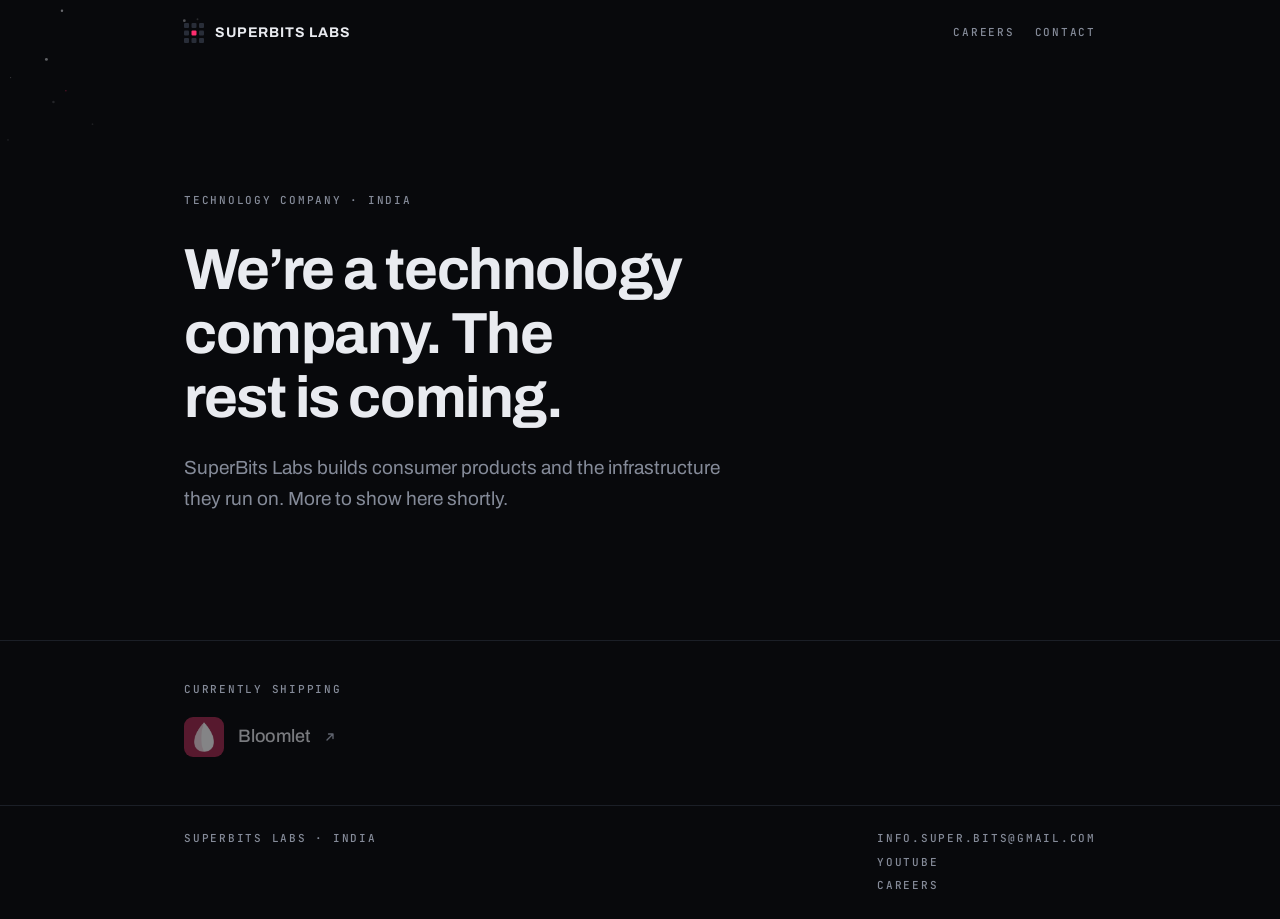
<file: index.html>
<!doctype html>
<html lang="en">
<head>
<meta charset="utf-8">
<meta name="viewport" content="width=device-width, initial-scale=1">
<title>SuperBits Labs</title>
<meta name="description" content="SuperBits Labs is a technology company. We build consumer products and the infrastructure they run on.">
<meta property="og:title" content="SuperBits Labs">
<meta property="og:description" content="A technology company. We build consumer products and the infrastructure they run on.">
<meta property="og:type" content="website">
<meta property="og:url" content="https://superbits.in/">
<meta name="theme-color" content="#08090C">
<!-- The mark on its own ground, so it reads against light and dark browser
     chrome alike. Inline, because the whole site is one file to copy and a
     favicon is not worth a second request. apple-touch-icon.png is a real
     file: iOS wants a PNG and ignores data URIs here. -->
<link rel="icon" type="image/svg+xml" href="data:image/svg+xml,<svg xmlns='http://www.w3.org/2000/svg' viewBox='0 0 32 32'><rect width='32' height='32' rx='7' fill='%230B0D12'/><g fill='%233D4453'><rect x='3.2' y='3.2' width='6.4' height='6.4' rx='1.28'/><rect x='12.8' y='3.2' width='6.4' height='6.4' rx='1.28'/><rect x='22.4' y='3.2' width='6.4' height='6.4' rx='1.28'/><rect x='3.2' y='12.8' width='6.4' height='6.4' rx='1.28'/><rect x='22.4' y='12.8' width='6.4' height='6.4' rx='1.28'/><rect x='3.2' y='22.4' width='6.4' height='6.4' rx='1.28'/><rect x='12.8' y='22.4' width='6.4' height='6.4' rx='1.28'/><rect x='22.4' y='22.4' width='6.4' height='6.4' rx='1.28'/></g><rect x='12.8' y='12.8' width='6.4' height='6.4' rx='1.28' fill='%23FF2D6F'/></svg>">
<link rel="apple-touch-icon" href="apple-touch-icon.png">
<link rel="preconnect" href="https://fonts.googleapis.com">
<link rel="preconnect" href="https://fonts.gstatic.com" crossorigin>
<link rel="stylesheet" href="https://fonts.googleapis.com/css2?family=Archivo:wght@400;500;600;700&family=JetBrains+Mono:wght@500&display=swap">
<link rel="stylesheet" href="site.css">
</head>
<body>

<canvas id="sky" aria-hidden="true"></canvas>

<header>
  <div class="wrap bar">
    <span class="mark">
      <svg width="20" height="20" viewBox="0 0 20 20" aria-hidden="true">
        <g fill="#282D38">
          <rect x="0" y="0" width="5" height="5" rx="1"/><rect x="7.5" y="0" width="5" height="5" rx="1"/><rect x="15" y="0" width="5" height="5" rx="1"/>
          <rect x="0" y="7.5" width="5" height="5" rx="1"/><rect x="15" y="7.5" width="5" height="5" rx="1"/>
          <rect x="0" y="15" width="5" height="5" rx="1"/><rect x="7.5" y="15" width="5" height="5" rx="1"/><rect x="15" y="15" width="5" height="5" rx="1"/>
        </g>
        <rect x="7.5" y="7.5" width="5" height="5" rx="1" fill="#FF2D6F"/>
      </svg>
      <span>SUPERBITS&nbsp;LABS</span>
    </span>
    <nav class="navlinks mono">
      <a class="contact" href="careers/">Careers</a>
      <a class="contact" href="mailto:info.super.bits@gmail.com">Contact</a>
    </nav>
  </div>
</header>

<main>
  <div class="wrap">
    <span class="mono eyebrow">Technology company · India</span>
    <h1>We&rsquo;re a technology company. The rest is coming.</h1>
    <p class="lede">
      SuperBits Labs builds consumer products and the infrastructure they run on.
      More to show here shortly.
    </p>
  </div>
</main>

<div class="shipping">
  <div class="wrap">
    <span class="mono">Currently shipping</span>
    <a class="product" href="https://bloomlet.superbits.in" target="_blank" rel="noopener">
      <img src="[data-uri]" alt="" width="40" height="40">
      <span class="name" style="opacity: 0.5;">Bloomlet</span>
      <svg class="arrow" width="12" height="12" viewBox="0 0 16 16" fill="none" aria-hidden="true">
        <path d="M4 12L12 4M12 4H6M12 4v6" stroke="currentColor" stroke-width="1.8" stroke-linecap="round" stroke-linejoin="round"/>
      </svg>
    </a>
  </div>
</div>

<footer>
  <div class="wrap footrow">
    <span class="mono">SuperBits Labs &middot; India</span>
    <span class="mono footlinks">
      <a href="mailto:info.super.bits@gmail.com">info.super.bits@gmail.com</a>
      <a href="https://www.youtube.com/@SuperbitsLabs" target="_blank" rel="noopener">YouTube</a>
      <a href="careers/">Careers</a>
    </span>
  </div>
</footer>

<script src="sky.js"></script>

</body>
</html>
</file>
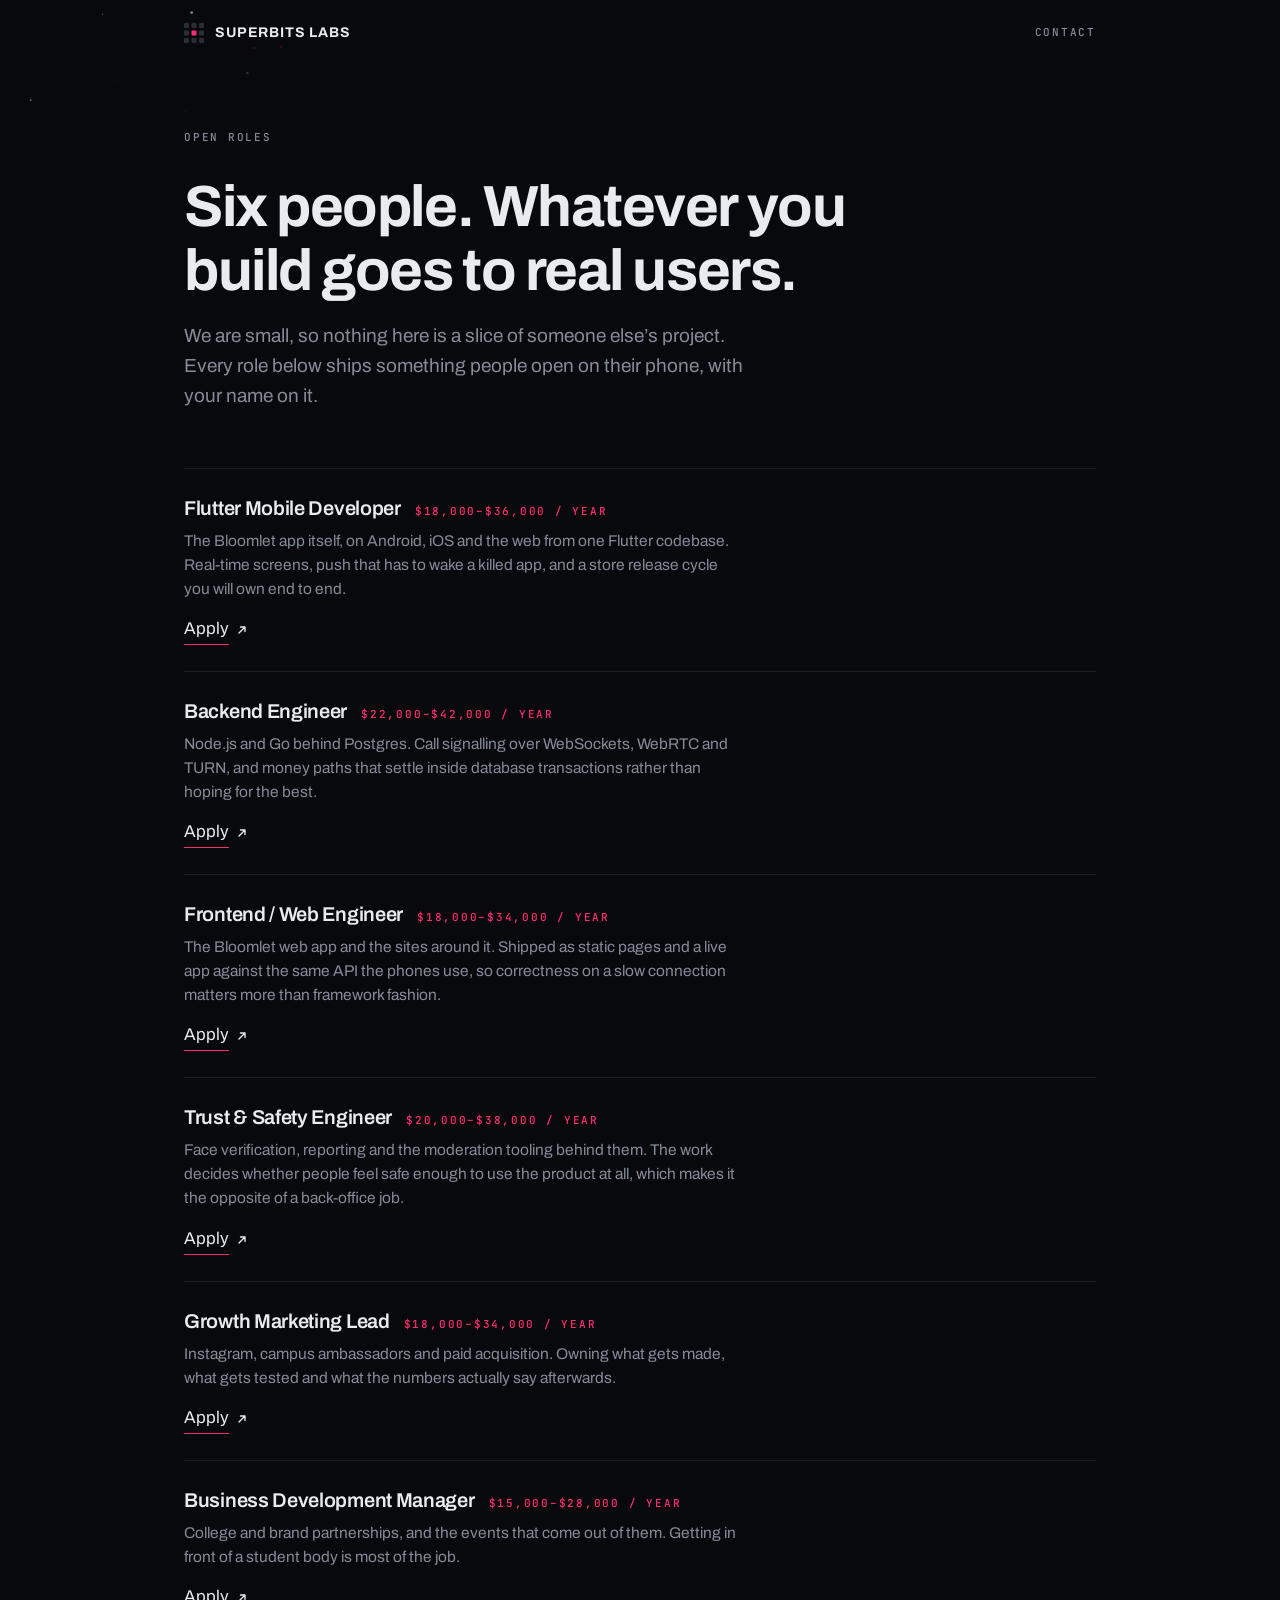
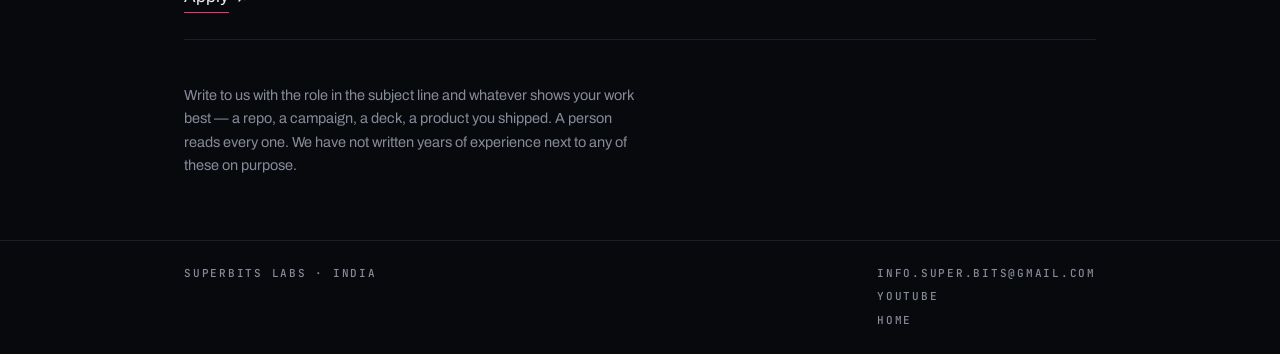
<file: careers/index.html>
<!doctype html>
<html lang="en">
<head>
<meta charset="utf-8">
<meta name="viewport" content="width=device-width, initial-scale=1">
<title>Careers — SuperBits Labs</title>
<meta name="description" content="Open roles at SuperBits Labs: engineering, trust and safety, growth and partnerships.">
<meta property="og:title" content="Careers — SuperBits Labs">
<meta property="og:description" content="Open roles at SuperBits Labs: engineering, trust and safety, growth and partnerships.">
<meta property="og:type" content="website">
<meta property="og:url" content="https://superbits.in/careers/">
<meta name="theme-color" content="#08090C">
<link rel="icon" type="image/svg+xml" href="data:image/svg+xml,<svg xmlns='http://www.w3.org/2000/svg' viewBox='0 0 32 32'>
<link rel="apple-touch-icon" href="../apple-touch-icon.png">
<link rel="preconnect" href="https://fonts.googleapis.com">
<link rel="preconnect" href="https://fonts.gstatic.com" crossorigin>
<link rel="stylesheet" href="https://fonts.googleapis.com/css2?family=Archivo:wght@400;500;600;700&family=JetBrains+Mono:wght@500&display=swap">
<link rel="stylesheet" href="../site.css">
</head>
<body>

<canvas id="sky" aria-hidden="true"></canvas>

<header>
  <div class="wrap bar">
    <a class="mark" href="../">
      <svg width="20" height="20" viewBox="0 0 20 20" aria-hidden="true">
        <g fill="#282D38">
          <rect x="0" y="0" width="5" height="5" rx="1"/><rect x="7.5" y="0" width="5" height="5" rx="1"/><rect x="15" y="0" width="5" height="5" rx="1"/>
          <rect x="0" y="7.5" width="5" height="5" rx="1"/><rect x="15" y="7.5" width="5" height="5" rx="1"/>
          <rect x="0" y="15" width="5" height="5" rx="1"/><rect x="7.5" y="15" width="5" height="5" rx="1"/><rect x="15" y="15" width="5" height="5" rx="1"/>
        </g>
        <rect x="7.5" y="7.5" width="5" height="5" rx="1" fill="#FF2D6F"/>
      </svg>
      <span>SUPERBITS&nbsp;LABS</span>
    </a>
    <nav class="navlinks mono">
      <a class="contact" href="mailto:info.super.bits@gmail.com">Contact</a>
    </nav>
  </div>
</header>

<main class="page">
  <div class="wrap">
    <span class="mono eyebrow">Open roles</span>
    <h1>Six people. Whatever you build goes to real users.</h1>
    <p class="lede">
      We are small, so nothing here is a slice of someone else&rsquo;s project. Every
      role below ships something people open on their phone, with your name on it.
    </p>

    <ul class="roles">
      <li>
        <div class="role-top">
          <h2>Flutter Mobile Developer</h2>
          <span class="mono pay">$18,000&ndash;$36,000 / year</span>
        </div>
        <p>The Bloomlet app itself, on Android, iOS and the web from one Flutter codebase. Real-time screens, push that has to wake a killed app, and a store release cycle you will own end to end.</p>
        <a class="apply" href="mailto:info.super.bits@gmail.com?subject=Application%3A%20Flutter%20Mobile%20Developer">
          <span>Apply</span>
          <svg width="12" height="12" viewBox="0 0 16 16" fill="none" aria-hidden="true">
            <path d="M4 12L12 4M12 4H6M12 4v6" stroke="currentColor" stroke-width="1.8" stroke-linecap="round" stroke-linejoin="round"/>
          </svg>
        </a>
      </li>
      <li>
        <div class="role-top">
          <h2>Backend Engineer</h2>
          <span class="mono pay">$22,000&ndash;$42,000 / year</span>
        </div>
        <p>Node.js and Go behind Postgres. Call signalling over WebSockets, WebRTC and TURN, and money paths that settle inside database transactions rather than hoping for the best.</p>
        <a class="apply" href="mailto:info.super.bits@gmail.com?subject=Application%3A%20Backend%20Engineer">
          <span>Apply</span>
          <svg width="12" height="12" viewBox="0 0 16 16" fill="none" aria-hidden="true">
            <path d="M4 12L12 4M12 4H6M12 4v6" stroke="currentColor" stroke-width="1.8" stroke-linecap="round" stroke-linejoin="round"/>
          </svg>
        </a>
      </li>
      <li>
        <div class="role-top">
          <h2>Frontend / Web Engineer</h2>
          <span class="mono pay">$18,000&ndash;$34,000 / year</span>
        </div>
        <p>The Bloomlet web app and the sites around it. Shipped as static pages and a live app against the same API the phones use, so correctness on a slow connection matters more than framework fashion.</p>
        <a class="apply" href="mailto:info.super.bits@gmail.com?subject=Application%3A%20Frontend%20/%20Web%20Engineer">
          <span>Apply</span>
          <svg width="12" height="12" viewBox="0 0 16 16" fill="none" aria-hidden="true">
            <path d="M4 12L12 4M12 4H6M12 4v6" stroke="currentColor" stroke-width="1.8" stroke-linecap="round" stroke-linejoin="round"/>
          </svg>
        </a>
      </li>
      <li>
        <div class="role-top">
          <h2>Trust &amp; Safety Engineer</h2>
          <span class="mono pay">$20,000&ndash;$38,000 / year</span>
        </div>
        <p>Face verification, reporting and the moderation tooling behind them. The work decides whether people feel safe enough to use the product at all, which makes it the opposite of a back-office job.</p>
        <a class="apply" href="mailto:info.super.bits@gmail.com?subject=Application%3A%20Trust%20and%20Safety%20Engineer">
          <span>Apply</span>
          <svg width="12" height="12" viewBox="0 0 16 16" fill="none" aria-hidden="true">
            <path d="M4 12L12 4M12 4H6M12 4v6" stroke="currentColor" stroke-width="1.8" stroke-linecap="round" stroke-linejoin="round"/>
          </svg>
        </a>
      </li>
      <li>
        <div class="role-top">
          <h2>Growth Marketing Lead</h2>
          <span class="mono pay">$18,000&ndash;$34,000 / year</span>
        </div>
        <p>Instagram, campus ambassadors and paid acquisition. Owning what gets made, what gets tested and what the numbers actually say afterwards.</p>
        <a class="apply" href="mailto:info.super.bits@gmail.com?subject=Application%3A%20Growth%20Marketing%20Lead">
          <span>Apply</span>
          <svg width="12" height="12" viewBox="0 0 16 16" fill="none" aria-hidden="true">
            <path d="M4 12L12 4M12 4H6M12 4v6" stroke="currentColor" stroke-width="1.8" stroke-linecap="round" stroke-linejoin="round"/>
          </svg>
        </a>
      </li>
      <li>
        <div class="role-top">
          <h2>Business Development Manager</h2>
          <span class="mono pay">$15,000&ndash;$28,000 / year</span>
        </div>
        <p>College and brand partnerships, and the events that come out of them. Getting in front of a student body is most of the job.</p>
        <a class="apply" href="mailto:info.super.bits@gmail.com?subject=Application%3A%20Business%20Development%20Manager">
          <span>Apply</span>
          <svg width="12" height="12" viewBox="0 0 16 16" fill="none" aria-hidden="true">
            <path d="M4 12L12 4M12 4H6M12 4v6" stroke="currentColor" stroke-width="1.8" stroke-linecap="round" stroke-linejoin="round"/>
          </svg>
        </a>
      </li>
    </ul>

    <p class="note">
      Write to us with the role in the subject line and whatever shows your work
      best &mdash; a repo, a campaign, a deck, a product you shipped. A person reads
      every one. We have not written years of experience next to any of these on
      purpose.
    </p>
  </div>
</main>

<footer>
  <div class="wrap footrow">
    <span class="mono">SuperBits Labs &middot; India</span>
    <span class="mono footlinks">
      <a href="mailto:info.super.bits@gmail.com">info.super.bits@gmail.com</a>
      <a href="https://www.youtube.com/@SuperbitsLabs" target="_blank" rel="noopener">YouTube</a>
      <a href="../">Home</a>
    </span>
  </div>
</footer>

<script src="../sky.js"></script>

</body>
</html>
</file>
<file: site.css>
:root{
  --ink:#08090C;
  --panel:#101217;
  --line:#1B1F27;
  --text:#E9EBF0;
  --muted:#858B99;
  --signal:#FF2D6F;
  --gutter:24px;
}
*{box-sizing:border-box}
html{-webkit-text-size-adjust:100%}
body{
  margin:0;
  min-height:100svh;
  display:flex;
  flex-direction:column;
  background:var(--ink);
  color:var(--text);
  font-family:Archivo,"Helvetica Neue",Arial,sans-serif;
  font-size:17px;
  line-height:1.6;
  -webkit-font-smoothing:antialiased;
  overflow-x:hidden;
}
a{color:inherit}
::selection{background:var(--signal);color:#fff}
:focus-visible{outline:2px solid var(--signal);outline-offset:3px;border-radius:2px}

.wrap{width:100%;max-width:960px;margin:0 auto;padding-inline:var(--gutter)}

.mono{
  font-family:"JetBrains Mono",ui-monospace,SFMono-Regular,Menlo,monospace;
  font-size:11px;font-weight:500;letter-spacing:.16em;text-transform:uppercase;
}

/* ---- sky ---- */
/* Behind everything, above the body's ground colour. The content layers sit
   at z-index 1 so nothing here can ever land on top of a word. */
#sky{position:fixed;inset:0;z-index:0;pointer-events:none;display:block}
header,main,.shipping,footer{position:relative;z-index:1}

/* ---- header ---- */
header{padding-block:22px}
.bar{display:flex;align-items:center;justify-content:space-between;gap:16px}
.mark{display:flex;align-items:center;gap:11px;text-decoration:none}
.mark svg{display:block;flex:none}
.mark span{font-weight:700;letter-spacing:.06em;font-size:14px}
.bar a.contact{color:var(--muted);text-decoration:none;transition:color .15s}
.bar a.contact:hover{color:var(--text)}

/* ---- statement ---- */
main{flex:1;display:flex;align-items:center;padding-block:clamp(64px,14vh,140px)}
.eyebrow{color:var(--muted);display:block;margin-bottom:28px}
h1{
  margin:0 0 24px;
  font-weight:700;
  font-size:clamp(32px,6vw,58px);
  line-height:1.1;
  letter-spacing:-.025em;
  max-width:16ch;
  text-wrap:balance;
}
.lede{margin:0;color:var(--muted);font-size:clamp(16px,1.9vw,19px);line-height:1.6;max-width:52ch}

/* ---- currently shipping ---- */
.shipping{border-top:1px solid var(--line);padding-block:clamp(28px,5vw,40px)}
.shipping .mono{color:var(--muted);display:block;margin-bottom:18px}
.product{display:inline-flex;align-items:center;gap:14px;text-decoration:none}
/* The mark sits back until you reach for it — a reference, not a pitch. */
.product img{width:40px;height:40px;border-radius:9px;flex:none;opacity:.5;transition:opacity .18s}
.product .name{font-size:18px;font-weight:500;letter-spacing:-.01em;color:var(--text)}
.product .arrow{color:var(--muted);opacity:.7;transition:opacity .18s;display:block}
.product:hover img{opacity:1}
.product:hover .arrow{opacity:1;color:var(--text)}

/* ---- footer ---- */
footer{border-top:1px solid var(--line);padding-block:24px;color:var(--muted)}
.footrow{display:flex;justify-content:space-between;align-items:flex-start;gap:14px;flex-wrap:wrap}
.footrow a{text-decoration:none}
.footrow a:hover{color:var(--text)}
/* Stacked rather than strung along one line: a second channel will want a
   third row, and left-aligned so the shorter one isn't left floating when
   the footer wraps on a phone. */
.footlinks{display:flex;flex-direction:column;gap:6px}

/* ---- pages past the front one ---- */
/* The homepage centres its one statement; a page with a list has to start at
   the top and run down. */
main.page{display:block;align-items:initial;padding-block:clamp(40px,7vh,72px)}
.page h1{max-width:20ch;margin-bottom:18px}
.page .lede{margin-bottom:0}

.roles{list-style:none;margin:clamp(36px,6vw,56px) 0 0;padding:0}
.roles li{border-top:1px solid var(--line);padding-block:clamp(20px,3vw,26px)}
.roles li:last-child{border-bottom:1px solid var(--line)}
.role-top{display:flex;align-items:baseline;gap:14px;flex-wrap:wrap}
.role-top h2{margin:0;font-size:20px;font-weight:600;letter-spacing:-.015em;line-height:1.3}
.pay{color:var(--signal);flex:none}
.roles p{margin:8px 0 0;color:var(--muted);font-size:15.5px;line-height:1.55;max-width:62ch}
.apply{
  display:inline-flex;align-items:center;gap:7px;margin-top:14px;
  text-decoration:none;color:var(--text);
}
.apply span{border-bottom:1px solid var(--signal);padding-bottom:2px}
.apply:hover{color:var(--signal)}
.note{
  margin:clamp(30px,5vw,44px) 0 0;color:var(--muted);font-size:14.5px;
  line-height:1.6;max-width:58ch;
}

.navlinks{display:flex;align-items:center;gap:20px}
</file>
